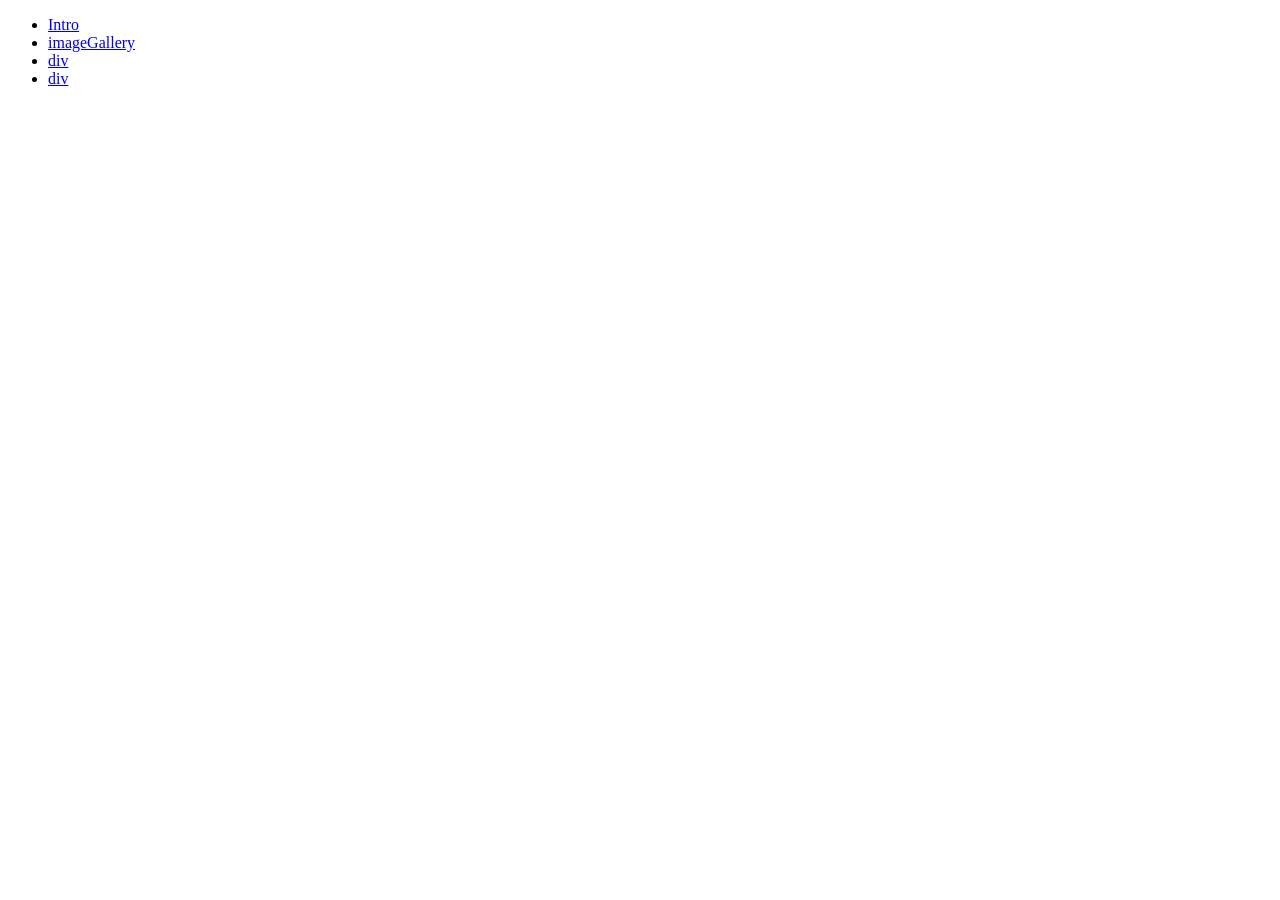
<file: index0.html>
<!DOCTYPE html>
<html lang="en">
  <head>
    <meta charset="UTF-8" />
    <meta name="viewport" content="width=device-width, initial-scale=1.0" />
    <meta http-equiv="X-UA-Compatible" content="ie=edge" />
    <title>Document</title>
  </head>
  <body>
    <ul>
      <li><a href="w1/intro.html">Intro</a></li>
      <li><a href="./w2/imageGallery.html">imageGallery</a></li>
      <li><a href="w3/div.html">div</a></li>
      <li><a href="/w4/div.html">div</a></li>
    </ul>
  </body>
</html>
</file>
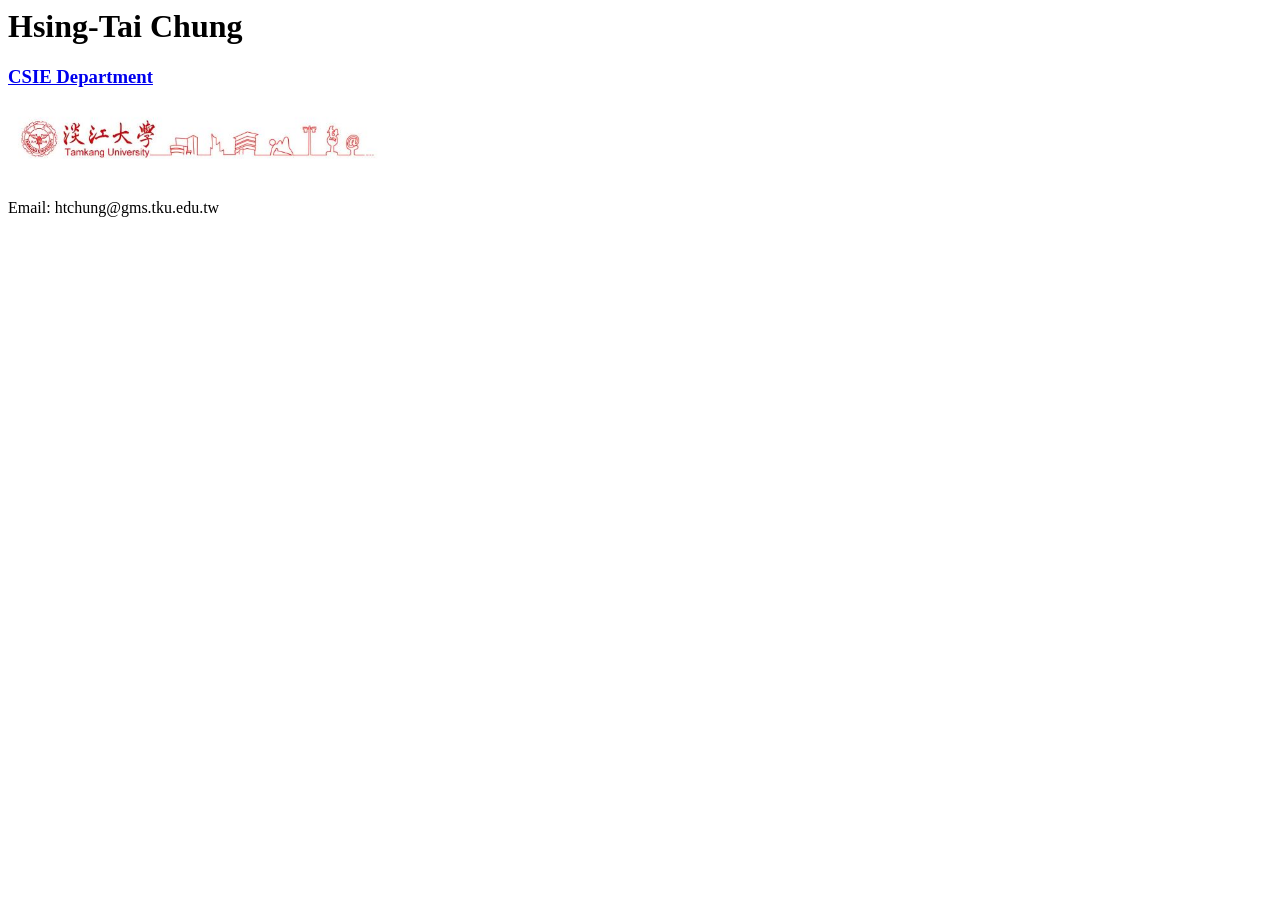
<file: w1/intro.html>
<html>
  <head>
    <meta charset="utf-8" />
    <title>My First Intro</title>
  </head>
  <body>
    <h1>Hsing-Tai Chung</h1>
    <h3>
      <a href="http://www.csie.tku.edu.tw">CSIE Department</a>
    </h3>
    <img src="tku.JPG" width="400px" alt="" />
    <p>Email: htchung@gms.tku.edu.tw</p>
  </body>
</html>
</file>
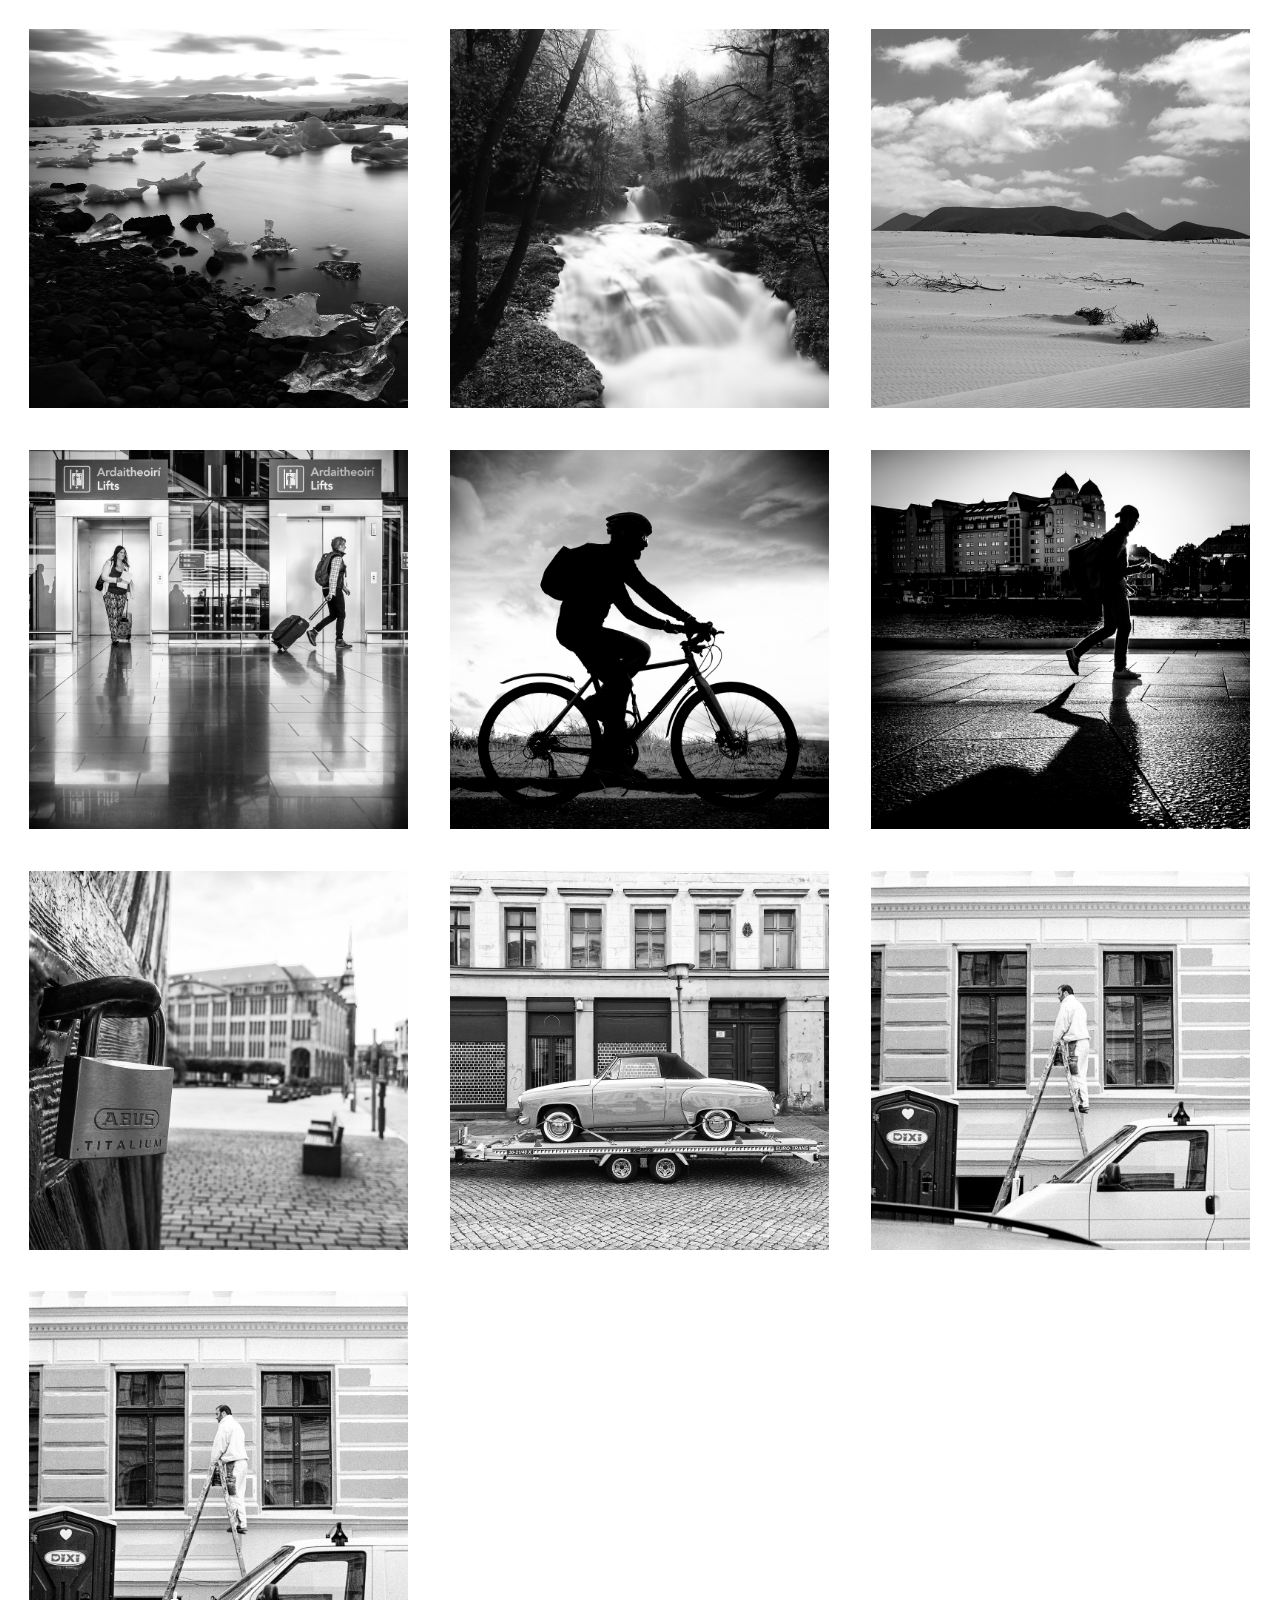
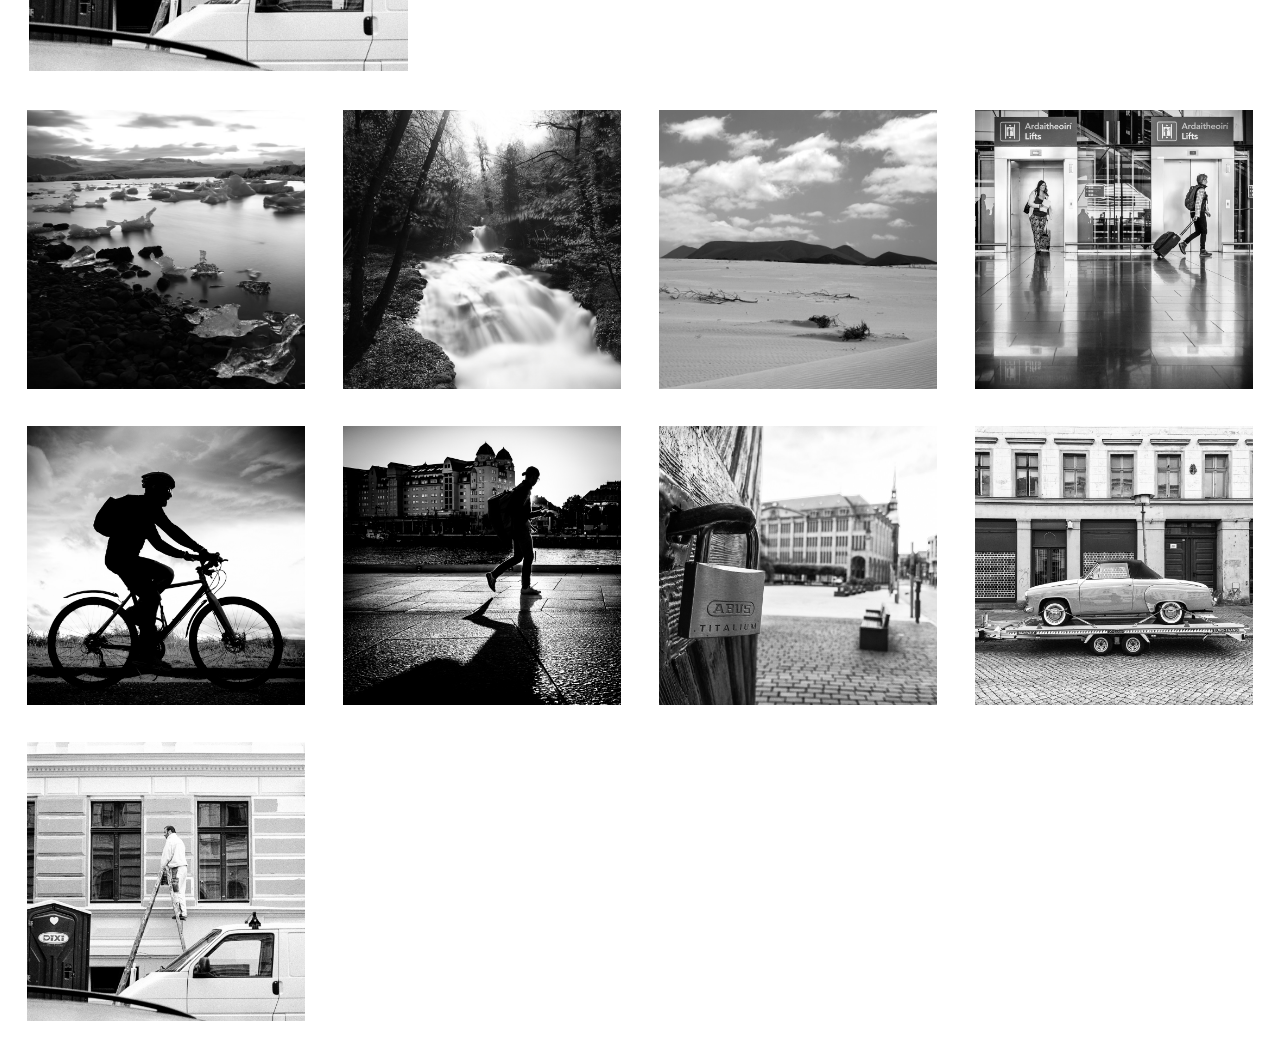
<file: w2/imageGallery.html>
<!DOCTYPE html>
<html lang="en">
  <head>
    <meta charset="UTF-8" />
    <meta name="viewport" content="width=device-width, initial-scale=1.0" />
    <meta http-equiv="X-UA-Compatible" content="ie=edge" />
    <title>Image Gallery</title>
    <link rel="stylesheet" href="imageGallery.css" />
  </head>
  <body>
    <div id="line3">
      <img src="./img/img1.jpg" alt="" />
      <img src="./img/img2.jpg" alt="" />
      <img src="./img/img3.jpg" alt="" />
      <img src="./img/img4.jpg" alt="" />
      <img src="./img/img5.jpg" alt="" />
      <img src="./img/img6.jpg" alt="" />
      <img src="./img/img7.jpg" alt="" />
      <img src="./img/img8.jpg" alt="" />
      <img src="./img/img9.jpg" alt="" />
      <img src="./img/img9.jpg" alt="" />
    </div>
    <div class="clearfix"></div>
    <div id="line4">
      <img src="./img/img1.jpg" alt="" />
      <img src="./img/img2.jpg" alt="" />
      <img src="./img/img3.jpg" alt="" />
      <img src="./img/img4.jpg" alt="" />
      <img src="./img/img5.jpg" alt="" />
      <img src="./img/img6.jpg" alt="" />
      <img src="./img/img7.jpg" alt="" />
      <img src="./img/img8.jpg" alt="" />
      <img src="./img/img9.jpg" alt="" />
    </div>
  </body>
</html>
</file>
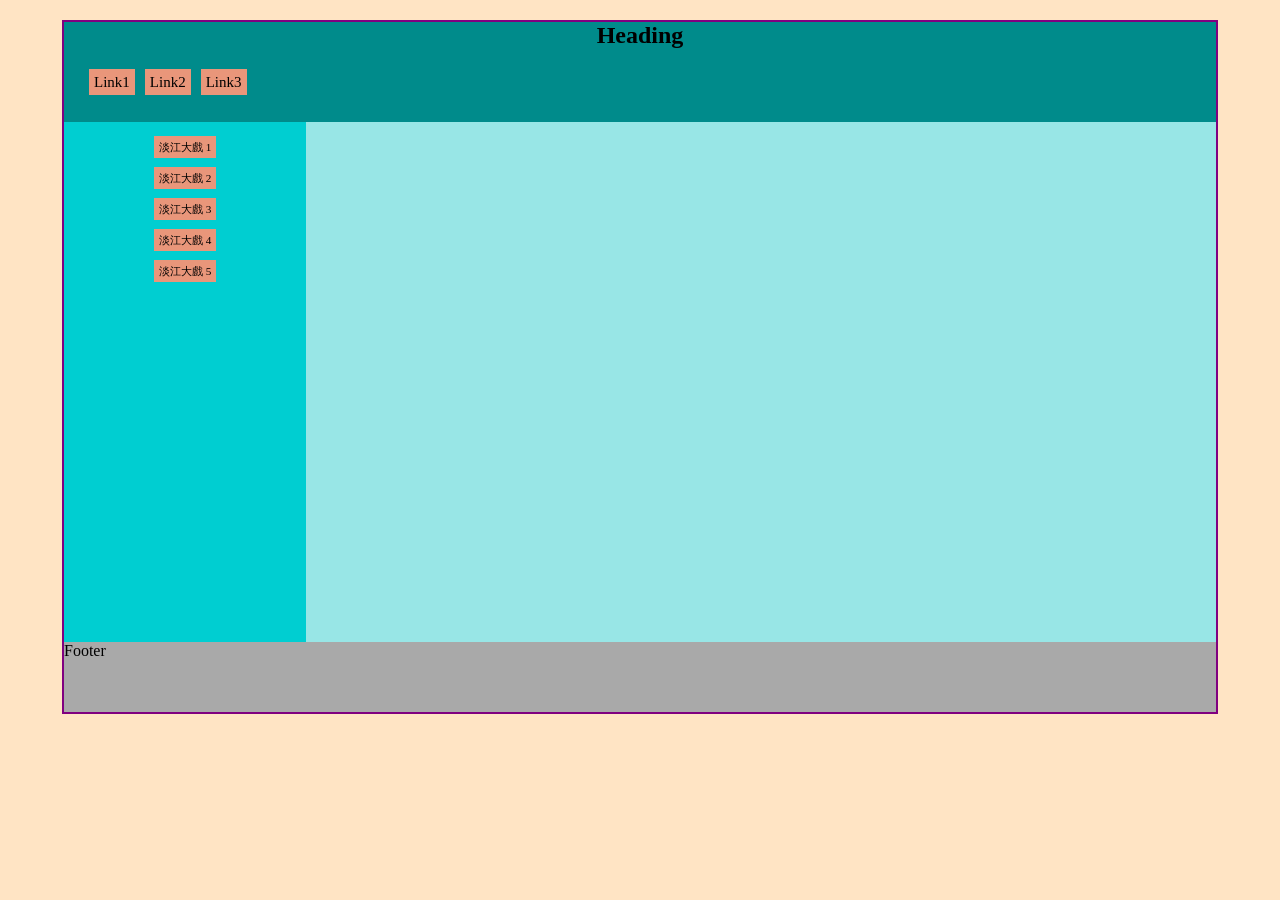
<file: w4/div.html>
<!DOCTYPE html>
<html lang="en">
  <head>
    <meta charset="UTF-8" />
    <meta name="viewport" content="width=device-width, initial-scale=1.0" />
    <meta http-equiv="X-UA-Compatible" content="ie=edge" />
    <title>Div Demo</title>
    <link rel="stylesheet" href="div.css" />
    <script></script>
  </head>
  <body>
    <div id="container">
      <div id="heading">
        <h2>Heading</h2>
        <ul>
          <li onclick="changeColor(1)"><a>Link1</a></li>
          <li onclick="changeColor(2)"><a>Link2</a></li>
          <li onclick="changeColor(3)"><a>Link3</a></li>
        </ul>
      </div>
      <div id="main">
        <aside>
          <ul>
            <li onclick="changeVideo(1)"><a>淡江大戲 1</a></li>
            <li onclick="changeVideo(2)"><a>淡江大戲 2</a></li>
            <li onclick="changeVideo(3)"><a>淡江大戲 3</a></li>
            <li onclick="changeVideo(4)"><a>淡江大戲 4</a></li>
            <li onclick="changeVideo(5)"><a>淡江大戲 5</a></li>
          </ul>
        </aside>
        <div id="section">
          <div class="iframe-container">
            <div id="player">
              <iframe
                width="560"
                height="315"
                src="https://www.youtube.com/embed/RechrtUxfQc"
                frameborder="0"
                allow="accelerometer; autoplay; encrypted-media; gyroscope; picture-in-picture"
                allowfullscreen
              ></iframe>
            </div>
          </div>
        </div>
      </div>
      <div id="footer">Footer</div>
    </div>
    <script src="./div.js"></script>
  </body>
</html>
</file>
<file: w2/imageGallery.css>
#line3 img {
  width: 30%;
  margin: 1.65%;
  float: left;
}

#line4 img {
  width: 22%;
  margin: 1.5%;
  float: left;
}

.clearfix {
  clear: both;
}
</file>
<file: w4/div.css>
/* 
selector {
  property: value;
} 
*/

* {
  margin: 0;
  padding: 0;
}

body {
  background-color: bisque;
}

#container {
  width: 90%;
  border: 2px solid purple;
  margin: 20px auto;
}

#heading {
  width: 100%;
  height: 100px;
  background-color: darkcyan;
  text-align: center;
}

#heading ul {
  display: flex;
  margin-top: 25px;
  padding-left: 20px;
}

#heading li {
  list-style-type: none;
  padding: 0px 5px 10px 5px;
  font-size: 15px;
}

#heading ul a {
  padding: 5px;
  background-color: darksalmon;
}

#heading ul a:hover {
  background-color: crimson;
}

#main {
  display: flex;
  background-color: darkturquoise;
}

#main ul {
  display: flex;
  flex-direction: column;
}

#main li {
  list-style-type: none;
  text-align: center;
  margin: 8px;
  font-size: 0.7rem;
}

#main ul a {
  padding: 5px;
  background-color: darksalmon;
}

#main ul a:hover {
  background-color: crimson;
}

aside {
  width: 20%;
  height: 100%;
  padding: 10px;
}

#section {
  width: 80%;
  height: 100%;
  background-color: rgb(152, 230, 230);
  padding: 10px;
}

#footer {
  width: 100%;
  height: 70px;
  background-color: darkgray;
}

.iframe-container {
  position: relative;
  width: 100%;
  padding-bottom: 56.25%;
  height: 0;
}

.iframe-container iframe {
  position: absolute;
  top: 0;
  left: 0;
  width: 100%;
  height: 100%;
}
</file>
